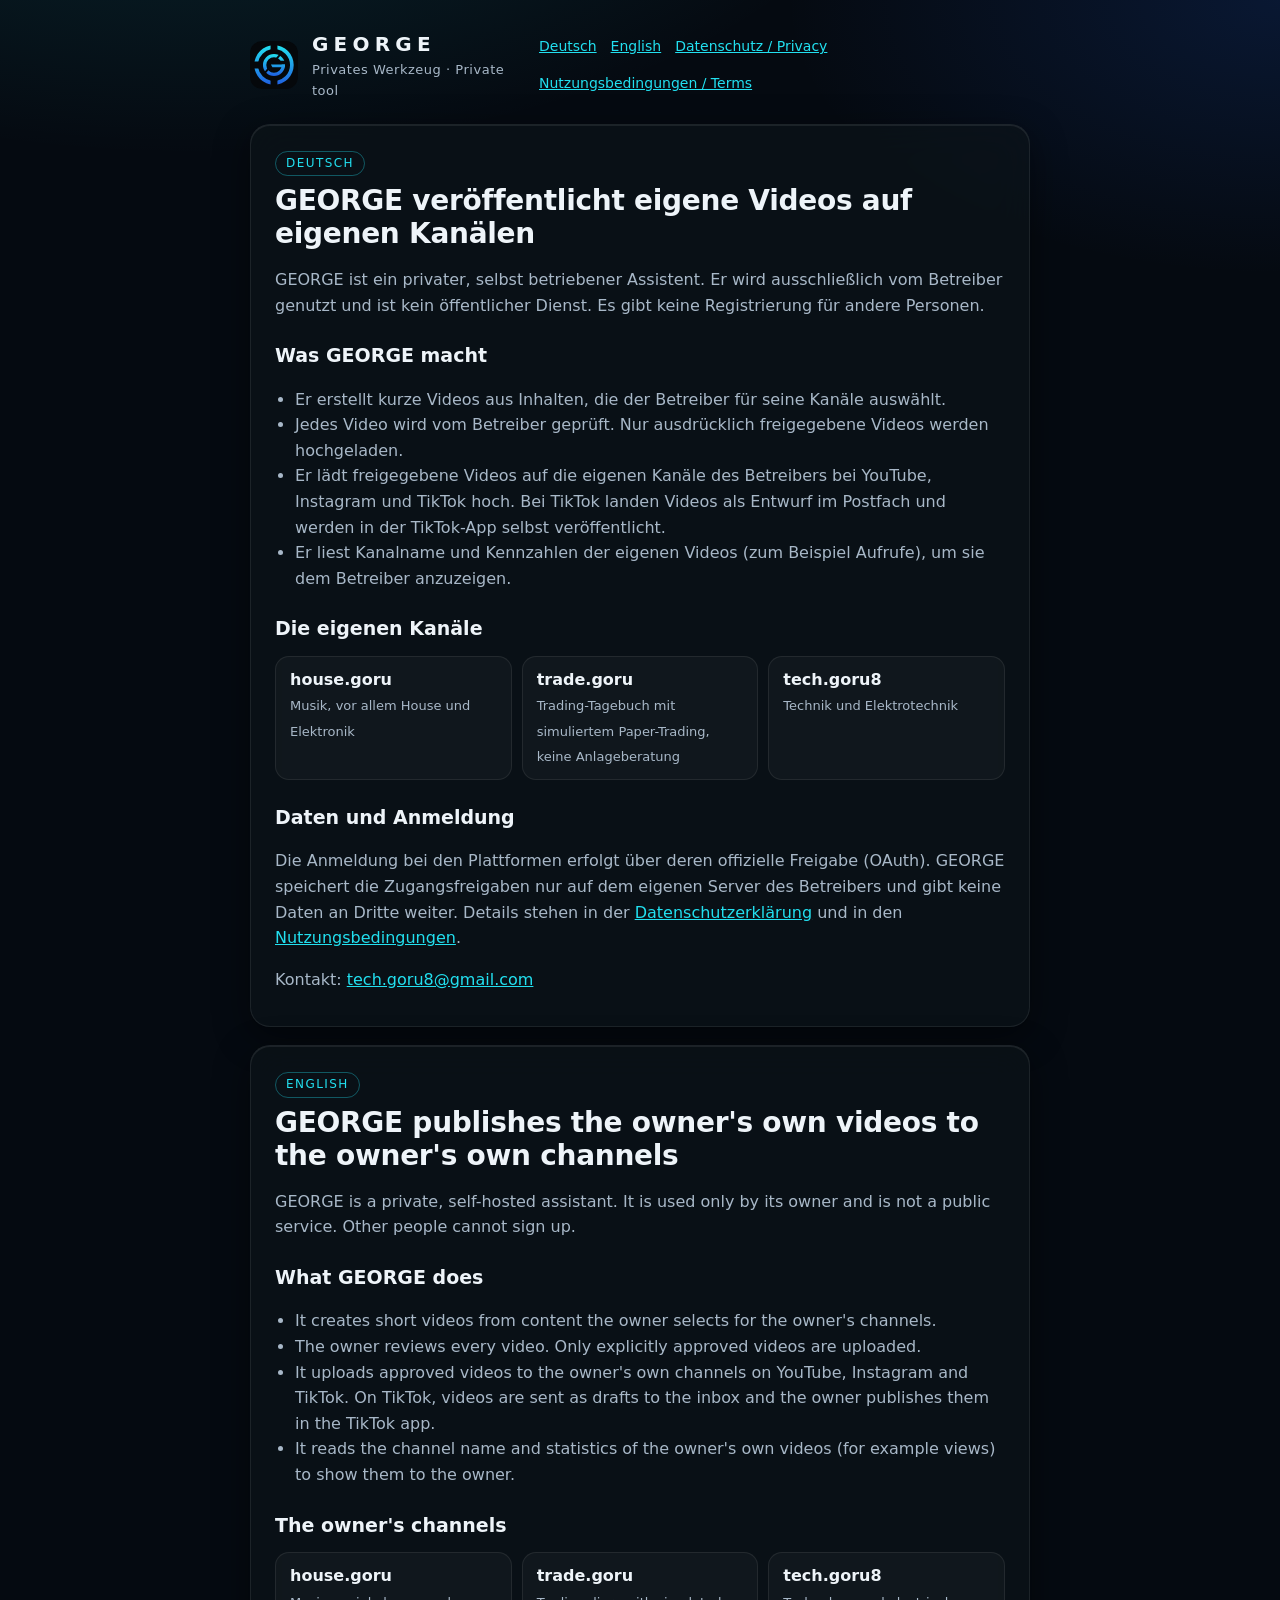
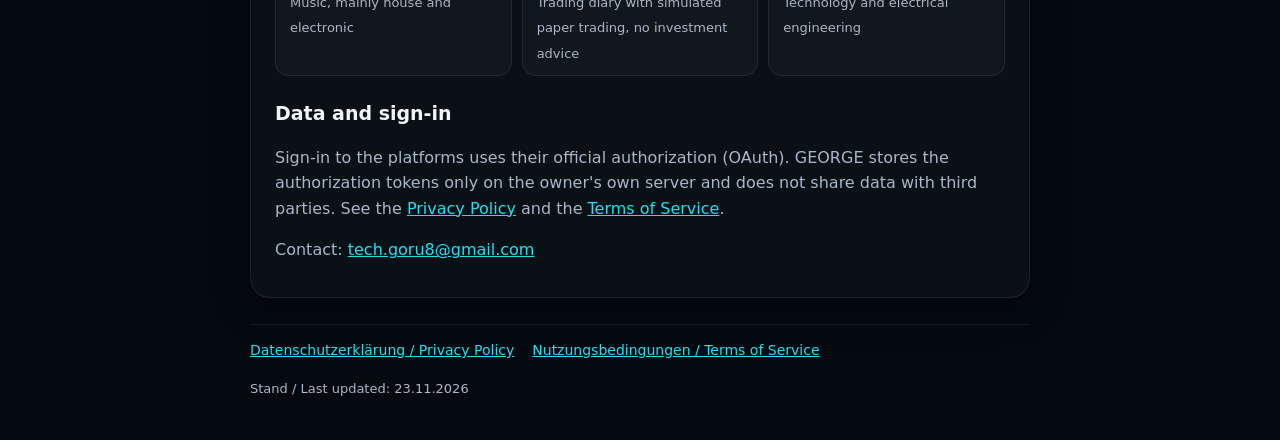
<file: index.html>
<!doctype html>
<html lang="de">
<head>
<meta charset="utf-8">
<meta name="viewport" content="width=device-width, initial-scale=1">
<title>GEORGE · Privates Veröffentlichungswerkzeug / Private publishing tool</title>
<meta name="description" content="GEORGE ist ein privates Werkzeug, mit dem der Betreiber eigene Videos auf seinen eigenen Kanälen veröffentlicht.">
<link rel="icon" href="logo.svg">
<link rel="stylesheet" href="stil.css">
</head>
<body>
<div class="rahmen">
<header>
  <img src="logo.svg" alt="GEORGE Logo">
  <div><div class="marke">GEORGE</div><div class="unter">Privates Werkzeug · Private tool</div></div>
  <nav class="oben"><a href="#de">Deutsch</a><a href="#en">English</a><a href="privacy.html">Datenschutz / Privacy</a><a href="terms.html">Nutzungsbedingungen / Terms</a></nav>
</header>

<section class="karte" id="de" lang="de">
  <span class="sprache">DEUTSCH</span>
  <h1>GEORGE veröffentlicht eigene Videos auf eigenen Kanälen</h1>
  <p>GEORGE ist ein privater, selbst betriebener Assistent. Er wird ausschließlich vom Betreiber genutzt und ist kein öffentlicher Dienst. Es gibt keine Registrierung für andere Personen.</p>
  <h2>Was GEORGE macht</h2>
  <ul>
    <li>Er erstellt kurze Videos aus Inhalten, die der Betreiber für seine Kanäle auswählt.</li>
    <li>Jedes Video wird vom Betreiber geprüft. Nur ausdrücklich freigegebene Videos werden hochgeladen.</li>
    <li>Er lädt freigegebene Videos auf die eigenen Kanäle des Betreibers bei YouTube, Instagram und TikTok hoch. Bei TikTok landen Videos als Entwurf im Postfach und werden in der TikTok-App selbst veröffentlicht.</li>
    <li>Er liest Kanalname und Kennzahlen der eigenen Videos (zum Beispiel Aufrufe), um sie dem Betreiber anzuzeigen.</li>
  </ul>
  <h2>Die eigenen Kanäle</h2>
  <div class="kanaele">
    <div class="kanal"><b>house.goru</b><span>Musik, vor allem House und Elektronik</span></div>
    <div class="kanal"><b>trade.goru</b><span>Trading-Tagebuch mit simuliertem Paper-Trading, keine Anlageberatung</span></div>
    <div class="kanal"><b>tech.goru8</b><span>Technik und Elektrotechnik</span></div>
  </div>
  <h2>Daten und Anmeldung</h2>
  <p>Die Anmeldung bei den Plattformen erfolgt über deren offizielle Freigabe (OAuth). GEORGE speichert die Zugangsfreigaben nur auf dem eigenen Server des Betreibers und gibt keine Daten an Dritte weiter. Details stehen in der <a href="privacy.html">Datenschutzerklärung</a> und in den <a href="terms.html">Nutzungsbedingungen</a>.</p>
  <p>Kontakt: <a href="mailto:tech.goru8@gmail.com">tech.goru8@gmail.com</a></p>
</section>

<section class="karte" id="en" lang="en">
  <span class="sprache">ENGLISH</span>
  <h1>GEORGE publishes the owner's own videos to the owner's own channels</h1>
  <p>GEORGE is a private, self-hosted assistant. It is used only by its owner and is not a public service. Other people cannot sign up.</p>
  <h2>What GEORGE does</h2>
  <ul>
    <li>It creates short videos from content the owner selects for the owner's channels.</li>
    <li>The owner reviews every video. Only explicitly approved videos are uploaded.</li>
    <li>It uploads approved videos to the owner's own channels on YouTube, Instagram and TikTok. On TikTok, videos are sent as drafts to the inbox and the owner publishes them in the TikTok app.</li>
    <li>It reads the channel name and statistics of the owner's own videos (for example views) to show them to the owner.</li>
  </ul>
  <h2>The owner's channels</h2>
  <div class="kanaele">
    <div class="kanal"><b>house.goru</b><span>Music, mainly house and electronic</span></div>
    <div class="kanal"><b>trade.goru</b><span>Trading diary with simulated paper trading, no investment advice</span></div>
    <div class="kanal"><b>tech.goru8</b><span>Technology and electrical engineering</span></div>
  </div>
  <h2>Data and sign-in</h2>
  <p>Sign-in to the platforms uses their official authorization (OAuth). GEORGE stores the authorization tokens only on the owner's own server and does not share data with third parties. See the <a href="privacy.html#en">Privacy Policy</a> and the <a href="terms.html#en">Terms of Service</a>.</p>
  <p>Contact: <a href="mailto:tech.goru8@gmail.com">tech.goru8@gmail.com</a></p>
</section>

<footer><a href="privacy.html">Datenschutzerklärung / Privacy Policy</a><a href="terms.html">Nutzungsbedingungen / Terms of Service</a><span class="stand">Stand / Last updated: 23.11.2026</span></footer>
</div>
</body>
</html>
</file>
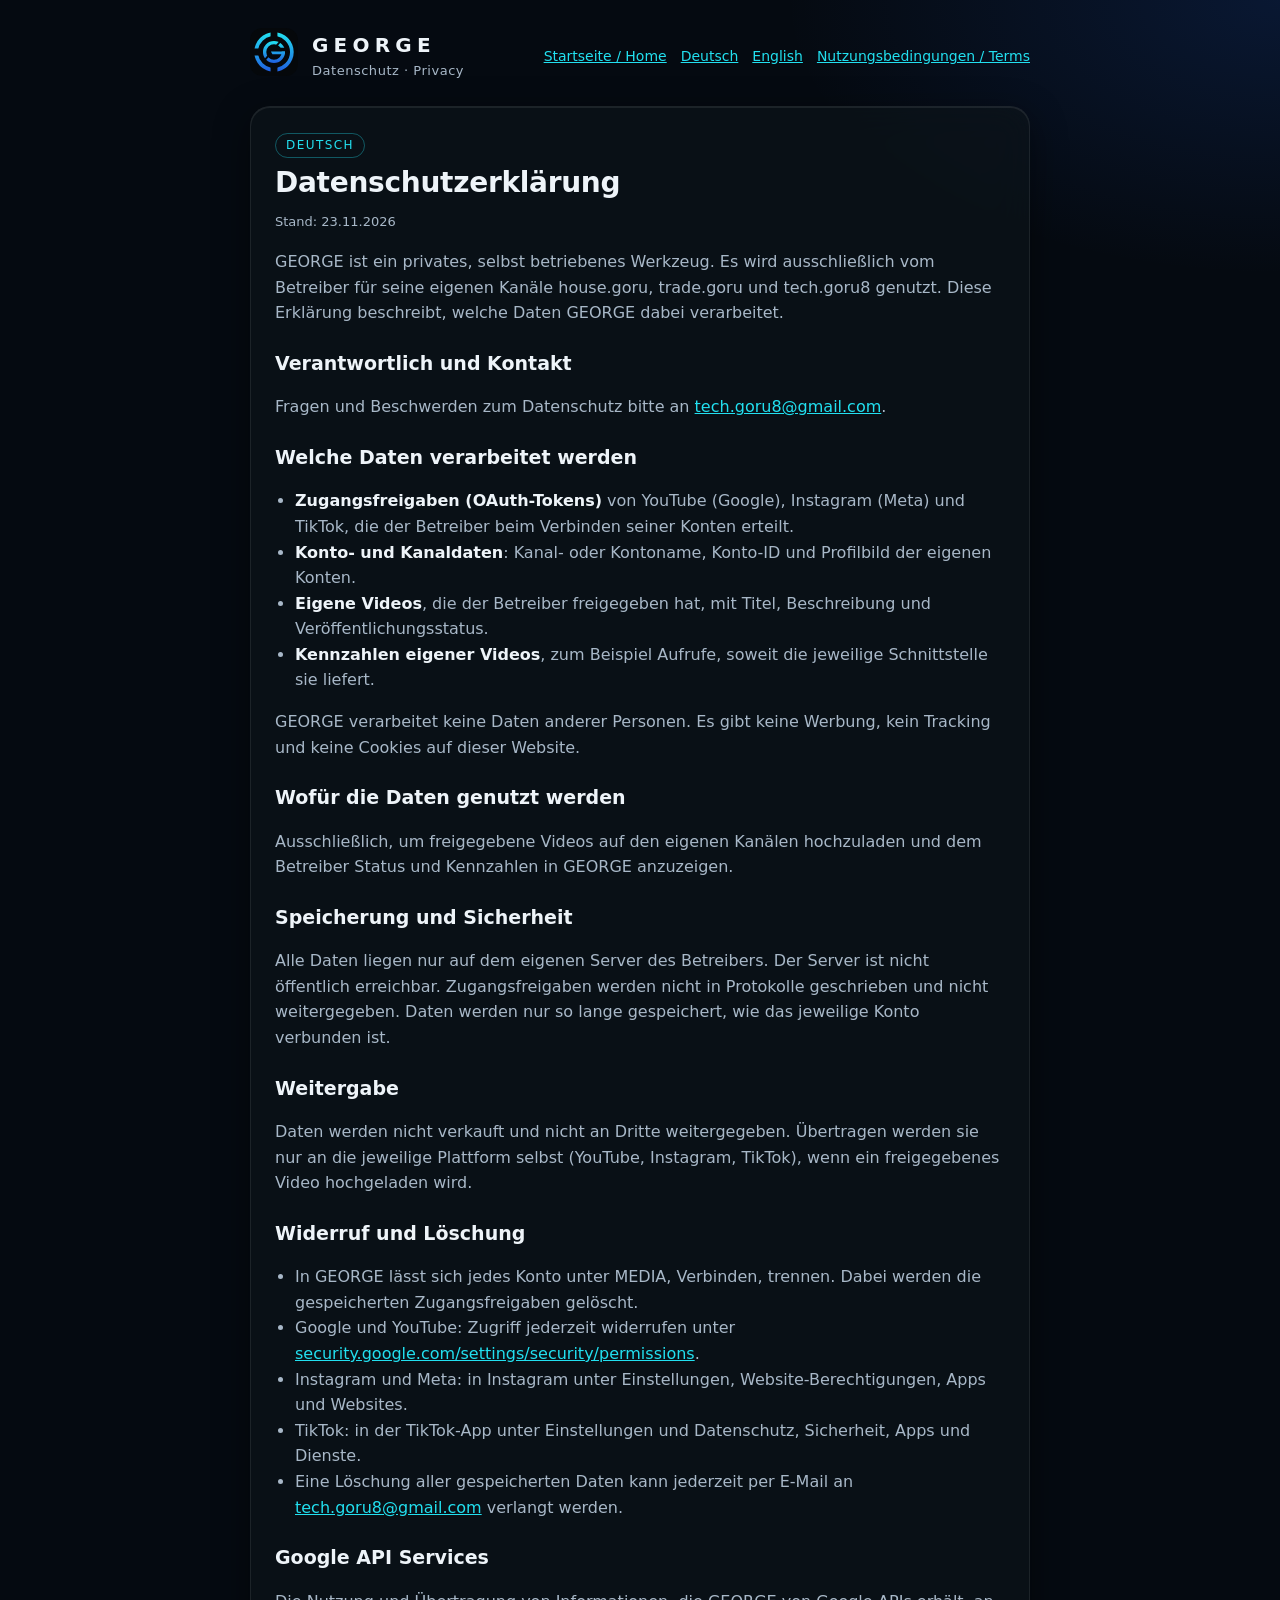
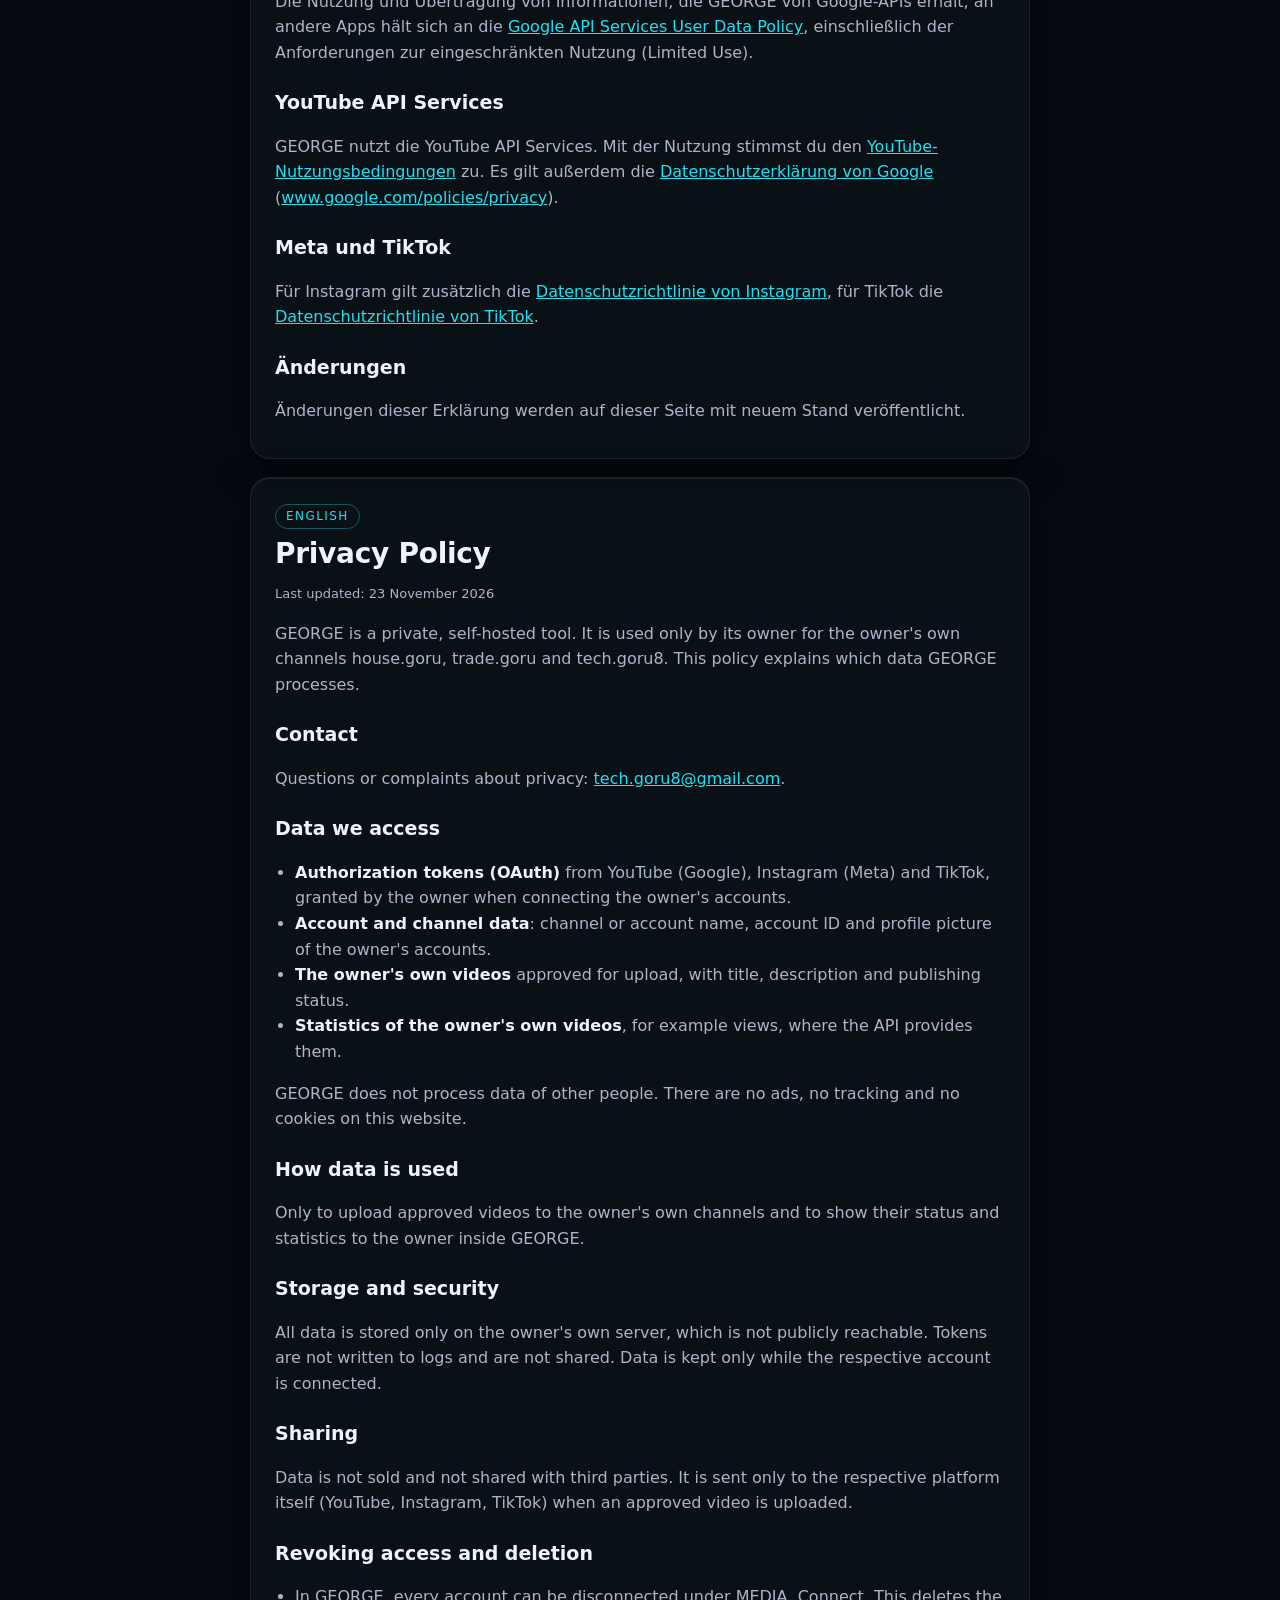
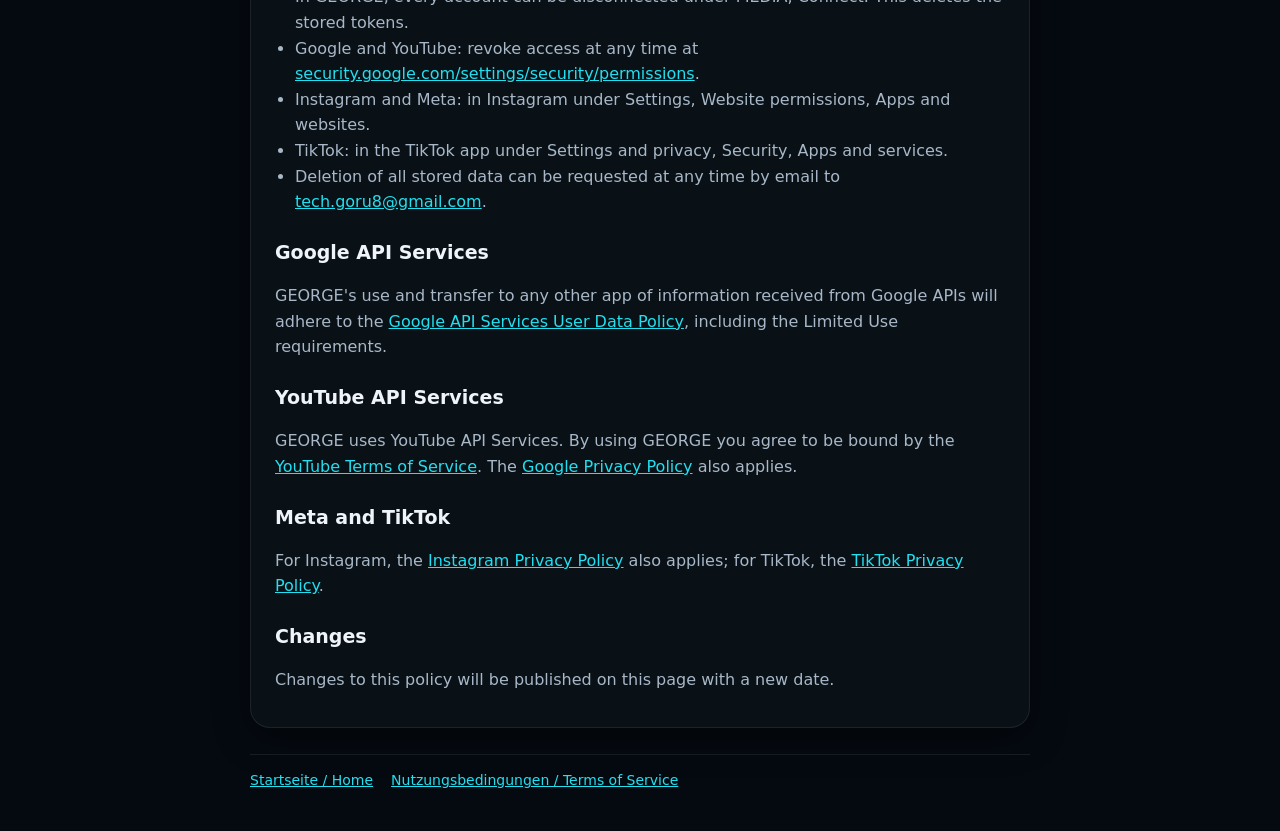
<file: privacy.html>
<!doctype html>
<html lang="de">
<head>
<meta charset="utf-8">
<meta name="viewport" content="width=device-width, initial-scale=1">
<title>GEORGE · Datenschutzerklärung / Privacy Policy</title>
<link rel="icon" href="logo.svg">
<link rel="stylesheet" href="stil.css">
</head>
<body>
<div class="rahmen">
<header>
  <a href="index.html"><img src="logo.svg" alt="GEORGE Logo"></a>
  <div><div class="marke">GEORGE</div><div class="unter">Datenschutz · Privacy</div></div>
  <nav class="oben"><a href="index.html">Startseite / Home</a><a href="#de">Deutsch</a><a href="#en">English</a><a href="terms.html">Nutzungsbedingungen / Terms</a></nav>
</header>

<section class="karte" id="de" lang="de">
  <span class="sprache">DEUTSCH</span>
  <h1>Datenschutzerklärung</h1>
  <p class="stand">Stand: 23.11.2026</p>
  <p>GEORGE ist ein privates, selbst betriebenes Werkzeug. Es wird ausschließlich vom Betreiber für seine eigenen Kanäle house.goru, trade.goru und tech.goru8 genutzt. Diese Erklärung beschreibt, welche Daten GEORGE dabei verarbeitet.</p>

  <h2>Verantwortlich und Kontakt</h2>
  <p>Fragen und Beschwerden zum Datenschutz bitte an <a href="mailto:tech.goru8@gmail.com">tech.goru8@gmail.com</a>.</p>

  <h2>Welche Daten verarbeitet werden</h2>
  <ul>
    <li><strong>Zugangsfreigaben (OAuth-Tokens)</strong> von YouTube (Google), Instagram (Meta) und TikTok, die der Betreiber beim Verbinden seiner Konten erteilt.</li>
    <li><strong>Konto- und Kanaldaten</strong>: Kanal- oder Kontoname, Konto-ID und Profilbild der eigenen Konten.</li>
    <li><strong>Eigene Videos</strong>, die der Betreiber freigegeben hat, mit Titel, Beschreibung und Veröffentlichungsstatus.</li>
    <li><strong>Kennzahlen eigener Videos</strong>, zum Beispiel Aufrufe, soweit die jeweilige Schnittstelle sie liefert.</li>
  </ul>
  <p>GEORGE verarbeitet keine Daten anderer Personen. Es gibt keine Werbung, kein Tracking und keine Cookies auf dieser Website.</p>

  <h2>Wofür die Daten genutzt werden</h2>
  <p>Ausschließlich, um freigegebene Videos auf den eigenen Kanälen hochzuladen und dem Betreiber Status und Kennzahlen in GEORGE anzuzeigen.</p>

  <h2>Speicherung und Sicherheit</h2>
  <p>Alle Daten liegen nur auf dem eigenen Server des Betreibers. Der Server ist nicht öffentlich erreichbar. Zugangsfreigaben werden nicht in Protokolle geschrieben und nicht weitergegeben. Daten werden nur so lange gespeichert, wie das jeweilige Konto verbunden ist.</p>

  <h2>Weitergabe</h2>
  <p>Daten werden nicht verkauft und nicht an Dritte weitergegeben. Übertragen werden sie nur an die jeweilige Plattform selbst (YouTube, Instagram, TikTok), wenn ein freigegebenes Video hochgeladen wird.</p>

  <h2>Widerruf und Löschung</h2>
  <ul>
    <li>In GEORGE lässt sich jedes Konto unter MEDIA, Verbinden, trennen. Dabei werden die gespeicherten Zugangsfreigaben gelöscht.</li>
    <li>Google und YouTube: Zugriff jederzeit widerrufen unter <a href="https://security.google.com/settings/security/permissions">security.google.com/settings/security/permissions</a>.</li>
    <li>Instagram und Meta: in Instagram unter Einstellungen, Website-Berechtigungen, Apps und Websites.</li>
    <li>TikTok: in der TikTok-App unter Einstellungen und Datenschutz, Sicherheit, Apps und Dienste.</li>
    <li>Eine Löschung aller gespeicherten Daten kann jederzeit per E-Mail an <a href="mailto:tech.goru8@gmail.com">tech.goru8@gmail.com</a> verlangt werden.</li>
  </ul>

  <h2>Google API Services</h2>
  <p>Die Nutzung und Übertragung von Informationen, die GEORGE von Google-APIs erhält, an andere Apps hält sich an die <a href="https://developers.google.com/terms/api-services-user-data-policy">Google API Services User Data Policy</a>, einschließlich der Anforderungen zur eingeschränkten Nutzung (Limited Use).</p>

  <h2>YouTube API Services</h2>
  <p>GEORGE nutzt die YouTube API Services. Mit der Nutzung stimmst du den <a href="https://www.youtube.com/t/terms">YouTube-Nutzungsbedingungen</a> zu. Es gilt außerdem die <a href="https://policies.google.com/privacy">Datenschutzerklärung von Google</a> (<a href="http://www.google.com/policies/privacy">www.google.com/policies/privacy</a>).</p>

  <h2>Meta und TikTok</h2>
  <p>Für Instagram gilt zusätzlich die <a href="https://privacycenter.instagram.com/policy">Datenschutzrichtlinie von Instagram</a>, für TikTok die <a href="https://www.tiktok.com/legal/page/eea/privacy-policy/de">Datenschutzrichtlinie von TikTok</a>.</p>

  <h2>Änderungen</h2>
  <p>Änderungen dieser Erklärung werden auf dieser Seite mit neuem Stand veröffentlicht.</p>
</section>

<section class="karte" id="en" lang="en">
  <span class="sprache">ENGLISH</span>
  <h1>Privacy Policy</h1>
  <p class="stand">Last updated: 23 November 2026</p>
  <p>GEORGE is a private, self-hosted tool. It is used only by its owner for the owner's own channels house.goru, trade.goru and tech.goru8. This policy explains which data GEORGE processes.</p>

  <h2>Contact</h2>
  <p>Questions or complaints about privacy: <a href="mailto:tech.goru8@gmail.com">tech.goru8@gmail.com</a>.</p>

  <h2>Data we access</h2>
  <ul>
    <li><strong>Authorization tokens (OAuth)</strong> from YouTube (Google), Instagram (Meta) and TikTok, granted by the owner when connecting the owner's accounts.</li>
    <li><strong>Account and channel data</strong>: channel or account name, account ID and profile picture of the owner's accounts.</li>
    <li><strong>The owner's own videos</strong> approved for upload, with title, description and publishing status.</li>
    <li><strong>Statistics of the owner's own videos</strong>, for example views, where the API provides them.</li>
  </ul>
  <p>GEORGE does not process data of other people. There are no ads, no tracking and no cookies on this website.</p>

  <h2>How data is used</h2>
  <p>Only to upload approved videos to the owner's own channels and to show their status and statistics to the owner inside GEORGE.</p>

  <h2>Storage and security</h2>
  <p>All data is stored only on the owner's own server, which is not publicly reachable. Tokens are not written to logs and are not shared. Data is kept only while the respective account is connected.</p>

  <h2>Sharing</h2>
  <p>Data is not sold and not shared with third parties. It is sent only to the respective platform itself (YouTube, Instagram, TikTok) when an approved video is uploaded.</p>

  <h2>Revoking access and deletion</h2>
  <ul>
    <li>In GEORGE, every account can be disconnected under MEDIA, Connect. This deletes the stored tokens.</li>
    <li>Google and YouTube: revoke access at any time at <a href="https://security.google.com/settings/security/permissions">security.google.com/settings/security/permissions</a>.</li>
    <li>Instagram and Meta: in Instagram under Settings, Website permissions, Apps and websites.</li>
    <li>TikTok: in the TikTok app under Settings and privacy, Security, Apps and services.</li>
    <li>Deletion of all stored data can be requested at any time by email to <a href="mailto:tech.goru8@gmail.com">tech.goru8@gmail.com</a>.</li>
  </ul>

  <h2>Google API Services</h2>
  <p>GEORGE's use and transfer to any other app of information received from Google APIs will adhere to the <a href="https://developers.google.com/terms/api-services-user-data-policy">Google API Services User Data Policy</a>, including the Limited Use requirements.</p>

  <h2>YouTube API Services</h2>
  <p>GEORGE uses YouTube API Services. By using GEORGE you agree to be bound by the <a href="https://www.youtube.com/t/terms">YouTube Terms of Service</a>. The <a href="http://www.google.com/policies/privacy">Google Privacy Policy</a> also applies.</p>

  <h2>Meta and TikTok</h2>
  <p>For Instagram, the <a href="https://privacycenter.instagram.com/policy">Instagram Privacy Policy</a> also applies; for TikTok, the <a href="https://www.tiktok.com/legal/page/eea/privacy-policy/en">TikTok Privacy Policy</a>.</p>

  <h2>Changes</h2>
  <p>Changes to this policy will be published on this page with a new date.</p>
</section>

<footer><a href="index.html">Startseite / Home</a><a href="terms.html">Nutzungsbedingungen / Terms of Service</a></footer>
</div>
</body>
</html>
</file>
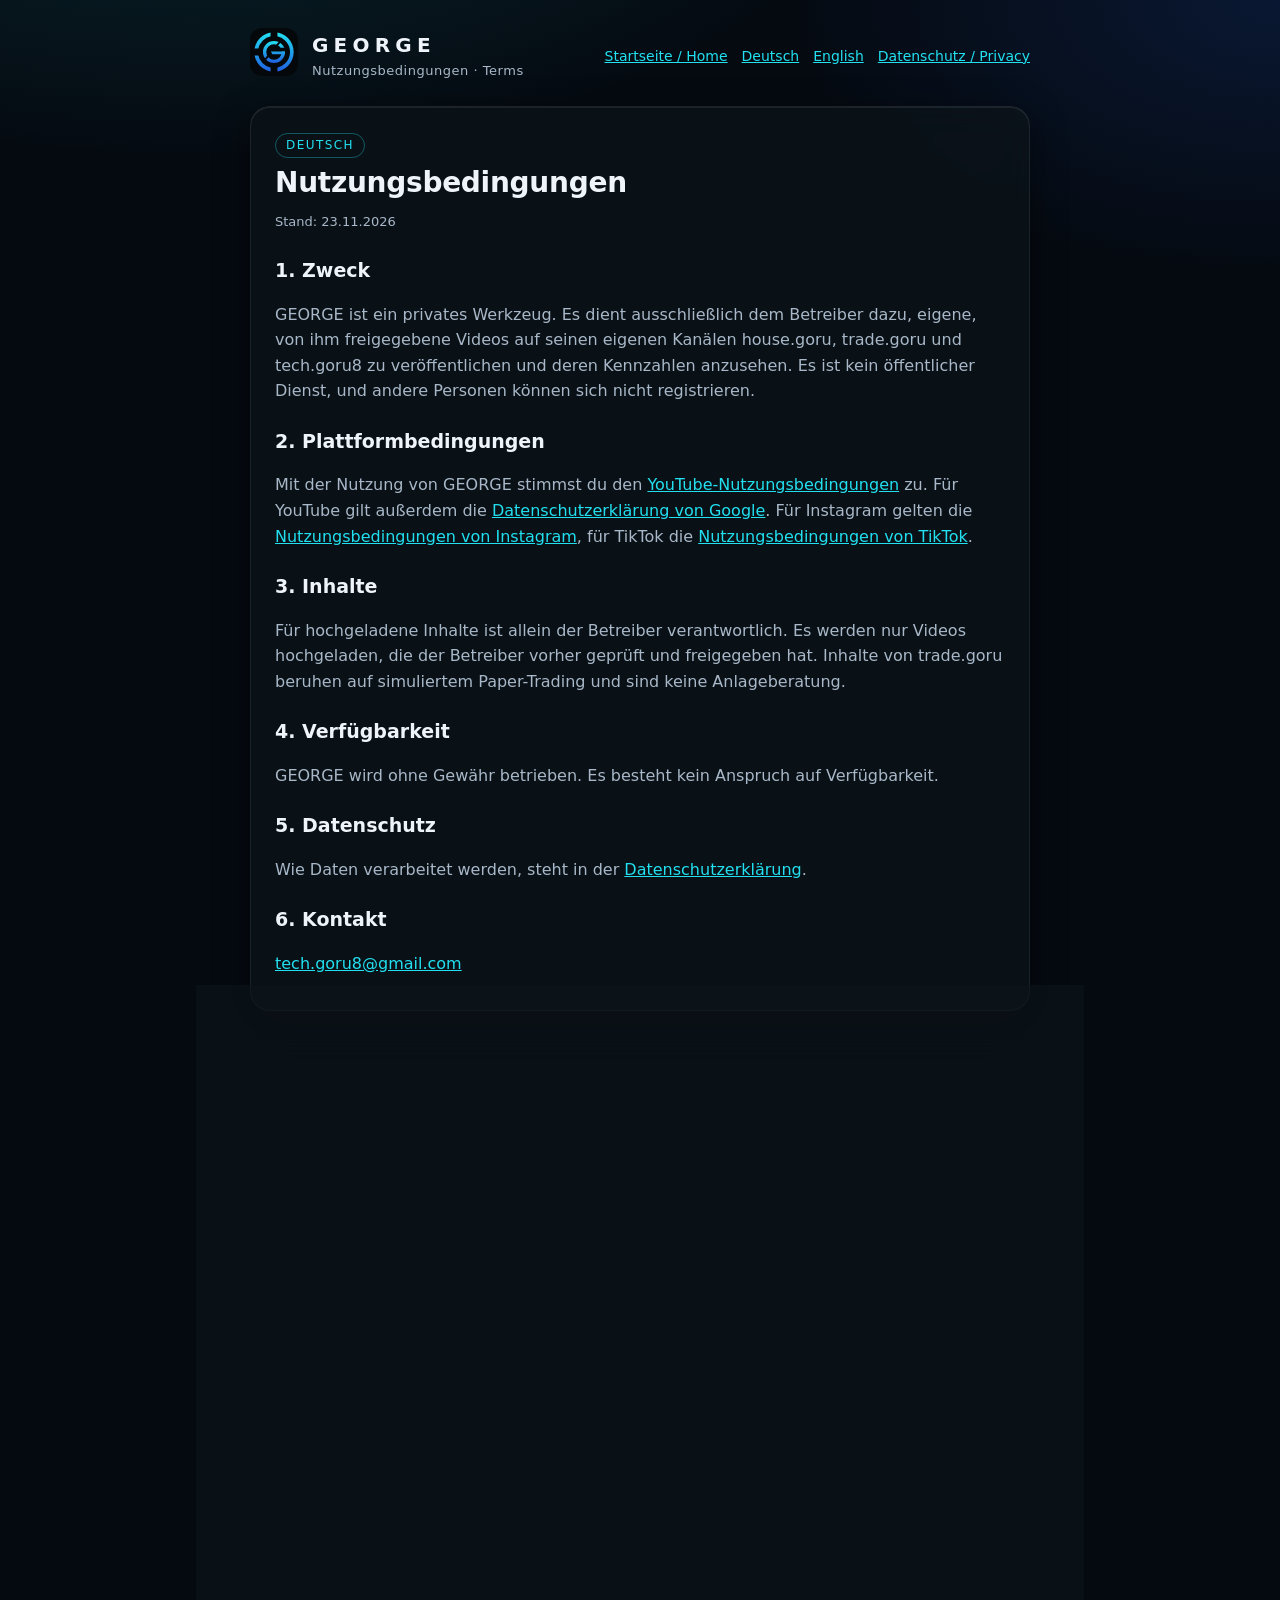
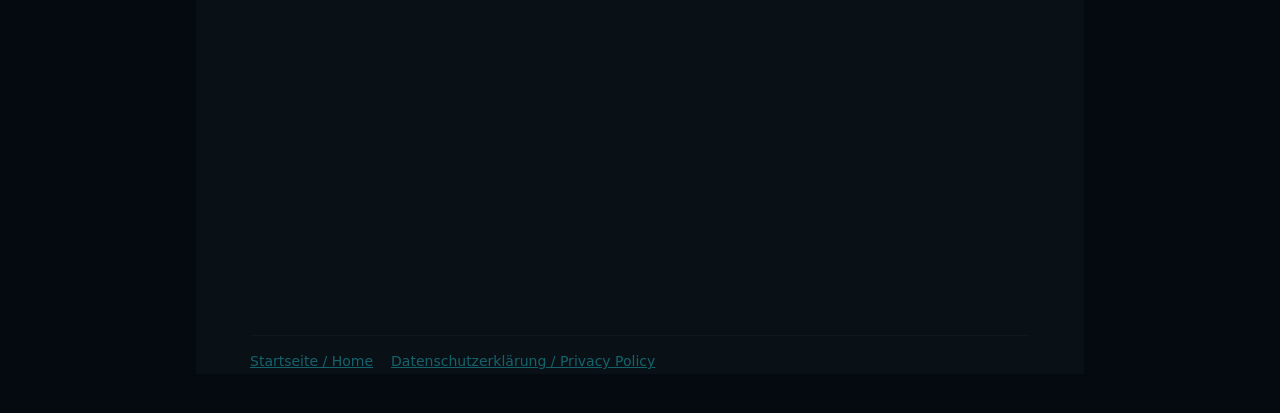
<file: terms.html>
<!doctype html>
<html lang="de">
<head>
<meta charset="utf-8">
<meta name="viewport" content="width=device-width, initial-scale=1">
<title>GEORGE · Nutzungsbedingungen / Terms of Service</title>
<link rel="icon" href="logo.svg">
<link rel="stylesheet" href="stil.css">
</head>
<body>
<div class="rahmen">
<header>
  <a href="index.html"><img src="logo.svg" alt="GEORGE Logo"></a>
  <div><div class="marke">GEORGE</div><div class="unter">Nutzungsbedingungen · Terms</div></div>
  <nav class="oben"><a href="index.html">Startseite / Home</a><a href="#de">Deutsch</a><a href="#en">English</a><a href="privacy.html">Datenschutz / Privacy</a></nav>
</header>

<section class="karte" id="de" lang="de">
  <span class="sprache">DEUTSCH</span>
  <h1>Nutzungsbedingungen</h1>
  <p class="stand">Stand: 23.11.2026</p>
  <h2>1. Zweck</h2>
  <p>GEORGE ist ein privates Werkzeug. Es dient ausschließlich dem Betreiber dazu, eigene, von ihm freigegebene Videos auf seinen eigenen Kanälen house.goru, trade.goru und tech.goru8 zu veröffentlichen und deren Kennzahlen anzusehen. Es ist kein öffentlicher Dienst, und andere Personen können sich nicht registrieren.</p>
  <h2>2. Plattformbedingungen</h2>
  <p>Mit der Nutzung von GEORGE stimmst du den <a href="https://www.youtube.com/t/terms">YouTube-Nutzungsbedingungen</a> zu. Für YouTube gilt außerdem die <a href="http://www.google.com/policies/privacy">Datenschutzerklärung von Google</a>. Für Instagram gelten die <a href="https://help.instagram.com/581066165581870">Nutzungsbedingungen von Instagram</a>, für TikTok die <a href="https://www.tiktok.com/legal/page/eea/terms-of-service/de">Nutzungsbedingungen von TikTok</a>.</p>
  <h2>3. Inhalte</h2>
  <p>Für hochgeladene Inhalte ist allein der Betreiber verantwortlich. Es werden nur Videos hochgeladen, die der Betreiber vorher geprüft und freigegeben hat. Inhalte von trade.goru beruhen auf simuliertem Paper-Trading und sind keine Anlageberatung.</p>
  <h2>4. Verfügbarkeit</h2>
  <p>GEORGE wird ohne Gewähr betrieben. Es besteht kein Anspruch auf Verfügbarkeit.</p>
  <h2>5. Datenschutz</h2>
  <p>Wie Daten verarbeitet werden, steht in der <a href="privacy.html">Datenschutzerklärung</a>.</p>
  <h2>6. Kontakt</h2>
  <p><a href="mailto:tech.goru8@gmail.com">tech.goru8@gmail.com</a></p>
</section>

<section class="karte" id="en" lang="en">
  <span class="sprache">ENGLISH</span>
  <h1>Terms of Service</h1>
  <p class="stand">Last updated: 23 November 2026</p>
  <h2>1. Purpose</h2>
  <p>GEORGE is a private tool. It is used only by its owner to publish the owner's own approved videos to the owner's own channels house.goru, trade.goru and tech.goru8 and to view their statistics. It is not a public service, and other people cannot sign up.</p>
  <h2>2. Platform terms</h2>
  <p>By using GEORGE you agree to be bound by the <a href="https://www.youtube.com/t/terms">YouTube Terms of Service</a>. For YouTube, the <a href="http://www.google.com/policies/privacy">Google Privacy Policy</a> also applies. For Instagram the <a href="https://help.instagram.com/581066165581870">Instagram Terms of Use</a> apply, for TikTok the <a href="https://www.tiktok.com/legal/page/eea/terms-of-service/en">TikTok Terms of Service</a>.</p>
  <h2>3. Content</h2>
  <p>The owner alone is responsible for uploaded content. Only videos that the owner has reviewed and approved are uploaded. Content on trade.goru is based on simulated paper trading and is not investment advice.</p>
  <h2>4. Availability</h2>
  <p>GEORGE is provided as is, without any guarantee of availability.</p>
  <h2>5. Privacy</h2>
  <p>How data is processed is described in the <a href="privacy.html#en">Privacy Policy</a>.</p>
  <h2>6. Contact</h2>
  <p><a href="mailto:tech.goru8@gmail.com">tech.goru8@gmail.com</a></p>
</section>

<footer><a href="index.html">Startseite / Home</a><a href="privacy.html">Datenschutzerklärung / Privacy Policy</a></footer>
</div>
</body>
</html>
</file>
<file: stil.css>
:root{--bg:#050a11;--karte:rgba(14,21,27,.62);--rand:rgba(255,255,255,.08);--text:#eef4f9;--text2:#a8b8c8;--akzent:#22e0f0;--akzent2:#1f5fe0;
--sys:-apple-system,BlinkMacSystemFont,'SF Pro Text','Segoe UI',system-ui,Roboto,'Helvetica Neue',sans-serif}
*{box-sizing:border-box}
html{-webkit-text-size-adjust:100%}
body{margin:0;font-family:var(--sys);color:var(--text);line-height:1.6;min-height:100vh;
background:radial-gradient(1200px 600px at 15% -10%,rgba(34,224,240,.14),transparent 60%),radial-gradient(900px 500px at 100% 0%,rgba(31,95,224,.16),transparent 55%),var(--bg)}
a{color:var(--akzent)}a:hover{color:#7deef7}
.rahmen{max-width:820px;margin:0 auto;padding:28px 20px 40px}
header{display:flex;align-items:center;gap:14px;margin-bottom:22px}
header img{width:48px;height:48px;border-radius:12px}
.marke{font-weight:600;letter-spacing:.26em;font-size:20px}
.unter{color:var(--text2);font-size:13px;letter-spacing:.04em}
nav.oben{margin-left:auto;display:flex;gap:14px;font-size:14px;flex-wrap:wrap}
.karte{background:var(--karte);border:1px solid var(--rand);border-radius:20px;padding:24px 24px 18px;margin:0 0 18px;
box-shadow:inset 0 1px 0 rgba(255,255,255,.08),0 10px 36px rgba(0,0,0,.45);backdrop-filter:blur(18px);-webkit-backdrop-filter:blur(18px)}
h1{font-size:28px;line-height:1.2;margin:0 0 10px;letter-spacing:-.01em}
h2{font-size:19px;margin:22px 0 6px}
h3{font-size:16px;margin:16px 0 4px;color:var(--text)}
p,li{color:var(--text2)}strong{color:var(--text)}
ul{padding-left:20px}
.sprache{display:inline-block;font-size:12px;letter-spacing:.12em;color:var(--akzent);border:1px solid rgba(34,224,240,.35);border-radius:999px;padding:2px 10px;margin-bottom:8px}
.kanaele{display:grid;grid-template-columns:repeat(auto-fit,minmax(170px,1fr));gap:10px;margin:12px 0}
.kanal{border:1px solid var(--rand);border-radius:14px;padding:10px 14px;background:rgba(255,255,255,.03)}
.kanal b{display:block;color:var(--text)}.kanal span{font-size:13px;color:var(--text2)}
footer{border-top:1px solid var(--rand);margin-top:26px;padding-top:14px;font-size:14px;color:var(--text2);display:flex;gap:18px;flex-wrap:wrap}
.stand{font-size:13px;color:var(--text2)}
@media (max-width:560px){h1{font-size:24px}.karte{padding:18px 16px 12px;border-radius:16px}nav.oben{width:100%;margin-left:0}header{flex-wrap:wrap}}
</file>
